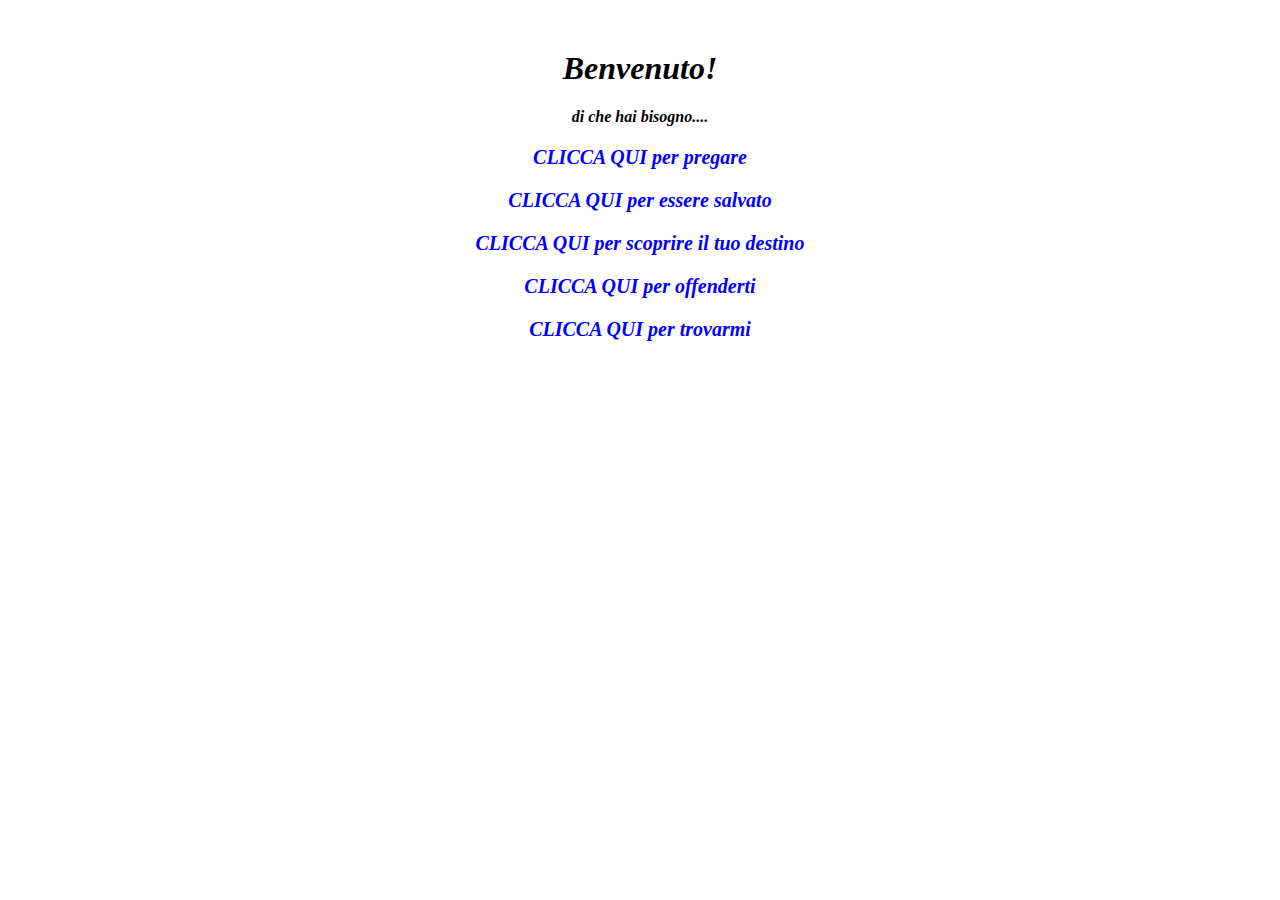
<file: index.html>
<!DOCTYPE html>
<html lang="it">
<link rel="stylesheet" href="stylesn.css">
<head>
    <meta charset="UTF-8">
    <meta name="viewport" content="width=device-width, initial-scale=1.0">
    <title>Pagina Iniziale</title>
    <style>
        body {
            font-family: 'Times New Roman', Times, serif, sans-serif;
            text-align: center;
            margin: 50px;
        }
        a {
            text-decoration: none;
            color: blue;
            font-size: 20px;
            display: block;
            margin: 20px;
            cursor: pointer;
        }
        a:hover {
            color: darkblue;
        }
    </style>
</head>
<body class="body">
    <h1>Benvenuto!</h1>
    <p>di che hai bisogno....</p>
    <a href="preghiera.html">CLICCA QUI per pregare</a>
    <a href="salvare.html">CLICCA QUI per essere salvato</a>
    <a href="destino.html">CLICCA QUI per scoprire il tuo destino</a>
    <a href="offesa.html">CLICCA QUI per offenderti</a>
    <a href="trovarmi.html">CLICCA QUI per trovarmi</a>
</body>
</html>
</file>
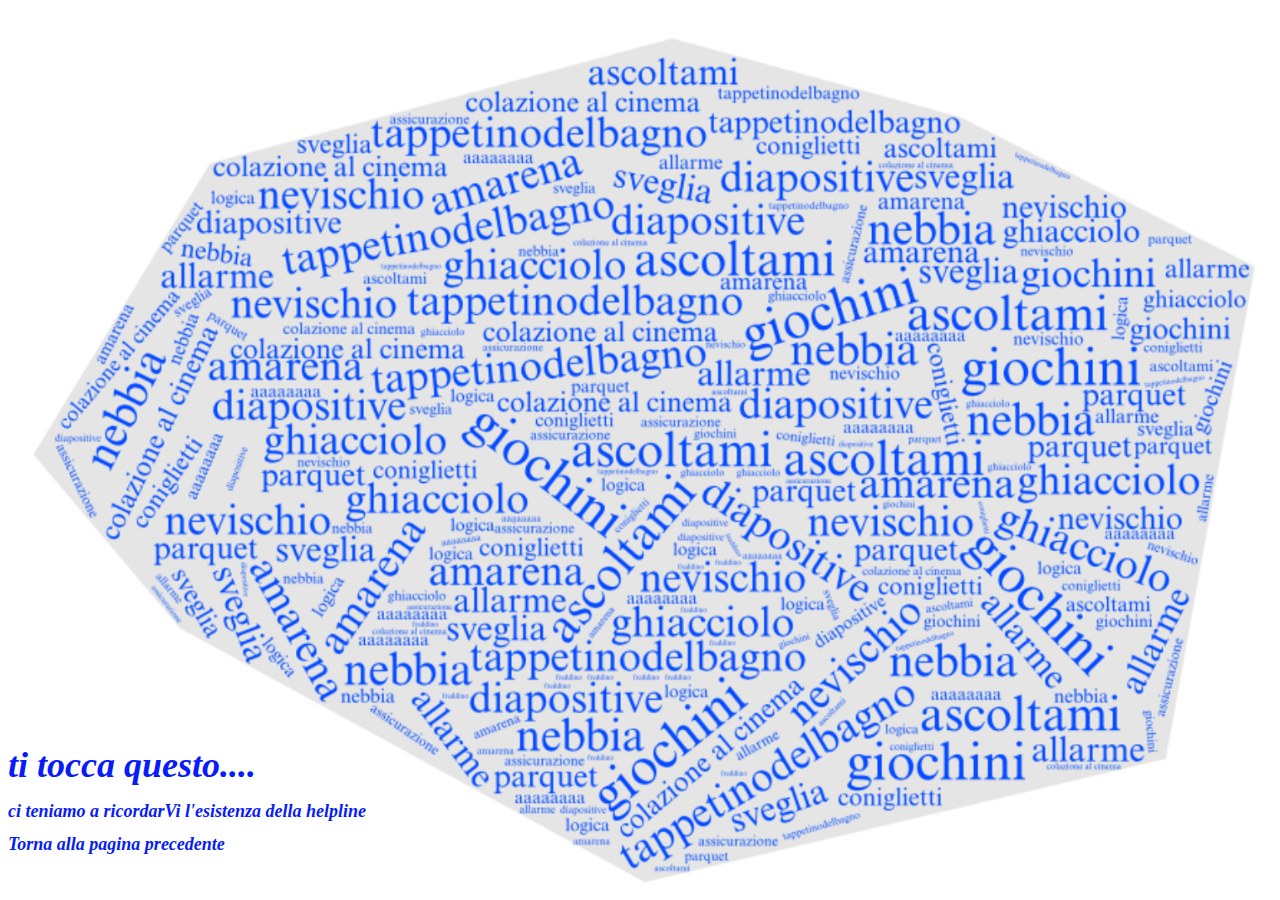
<file: benvenuto.html>
<!DOCTYPE html>
<html lang="it">
<head>
    <meta charset="UTF-8">
    <meta name="viewport" content="width=device-width, initial-scale=1.0">
    <title>Benvenuto</title>
    <link rel="stylesheet" href="stylesn.css">
</head>
<body class="benvenuto">
    <body style="background-image: url('destino.png'); background-size: cover; background-repeat: no-repeat;"></body>
    <h1 id="welcomeMessage">ti tocca questo....</h1>
<h2> ci teniamo a ricordarVi l'esistenza della helpline</h2>
    <a href="destino.html">Torna alla pagina precedente</a>

    <script>
        // Ottieni il nome dall'URL e personalizza il messaggio
        const urlParams = new URLSearchParams(window.location.search);
        const nome = urlParams.get('nome');
        if (nome) {
            document.getElementById('welcomeMessage').textContent = `Benvenuto, ${nome}!`;
        }
    </script>
</body>
</html>
</file>
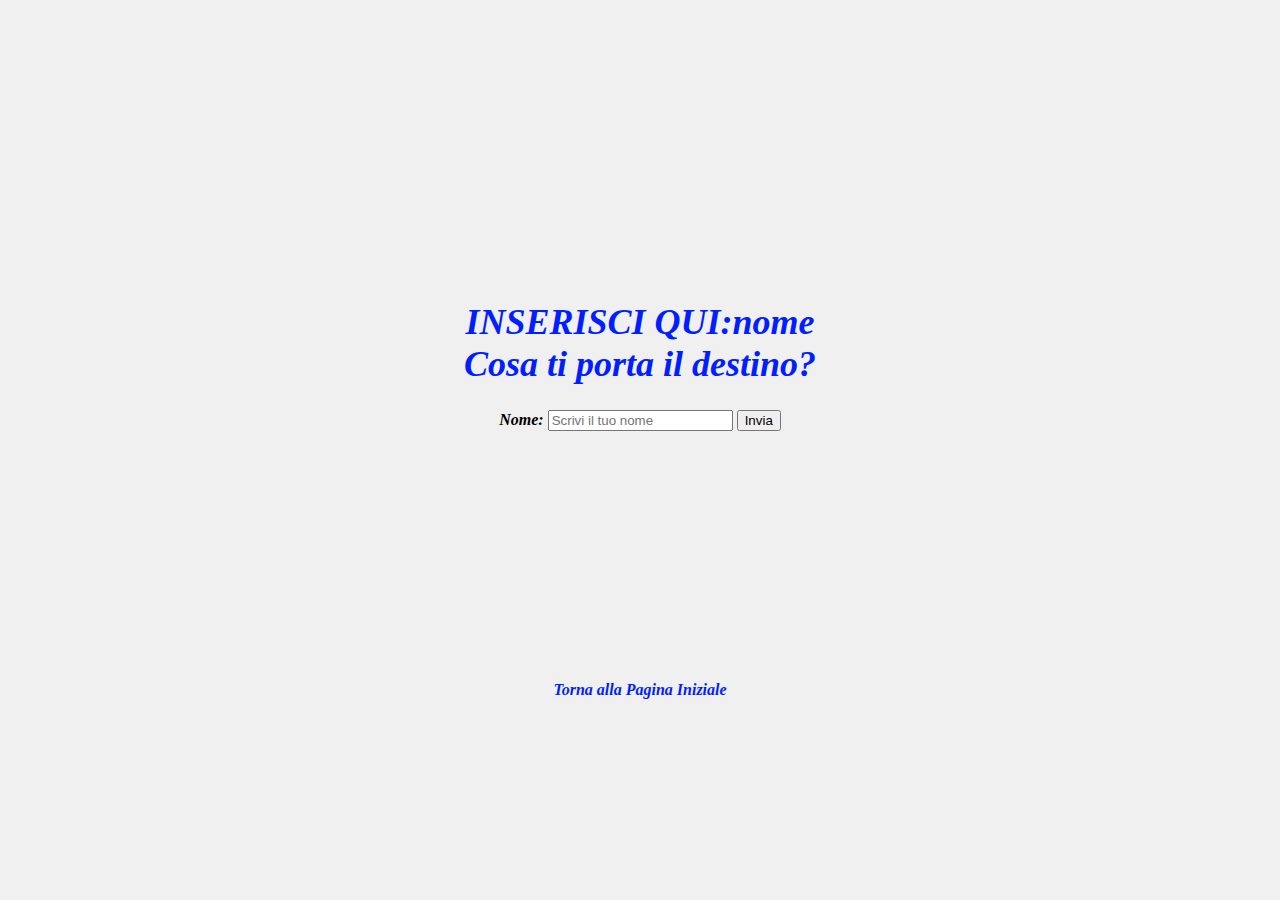
<file: destino.html>
<!DOCTYPE html>
<html lang="it">
<head>
    <meta charset="UTF-8">
    <meta name="viewport" content="width=device-width, initial-scale=1.0">
    <title>Inserisci il tuo nome</title>
    <link rel="stylesheet" href="stylesn.css">
</head>
<body class="destino">
    <h1>INSERISCI QUI:nome <br> Cosa ti porta il destino?</h1>
    <form id="nameForm">
        <label for="nome">Nome:</label>
        <input type="text" id="nome" name="nome" placeholder="Scrivi il tuo nome" required>
        <button type="submit">Invia</button>
    </form>
    <h1> <br><br><br></h1>
    <a href="index.html">Torna alla Pagina Iniziale</a>

    <script>
        document.getElementById('nameForm').addEventListener('submit', function(event) {
            event.preventDefault(); // Previene il refresh della pagina
            const nome = document.getElementById('nome').value.trim();
            if (nome) {
                // Redireziona alla nuova pagina con il nome come parametro nell'URL
                window.location.href = `benvenuto.html`;
            } else {
                alert("Per favore, inserisci un nome.");
            }
        });
    </script>
</body>
</html>
</file>
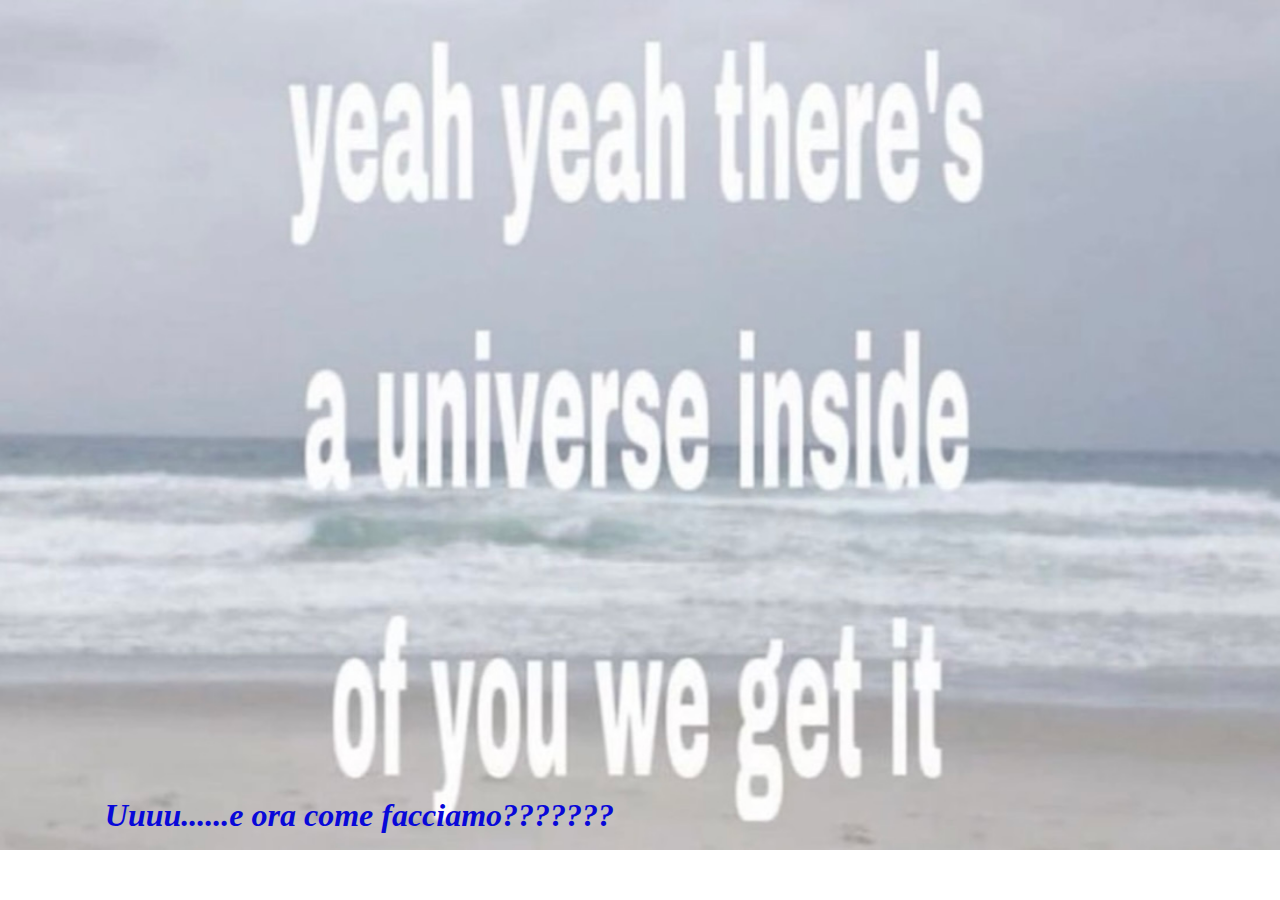
<file: offesa.html>
<!DOCTYPE html>
<html lang="it">
<link rel="stylesheet" href="stylesn.css">
<body class="offesa">
    <body style="background-image: url('offesa.jpeg'); background-size: cover; background-repeat: no-repeat;"></body>
<h1>Uuuu......e ora come facciamo???????</h1>
</file>
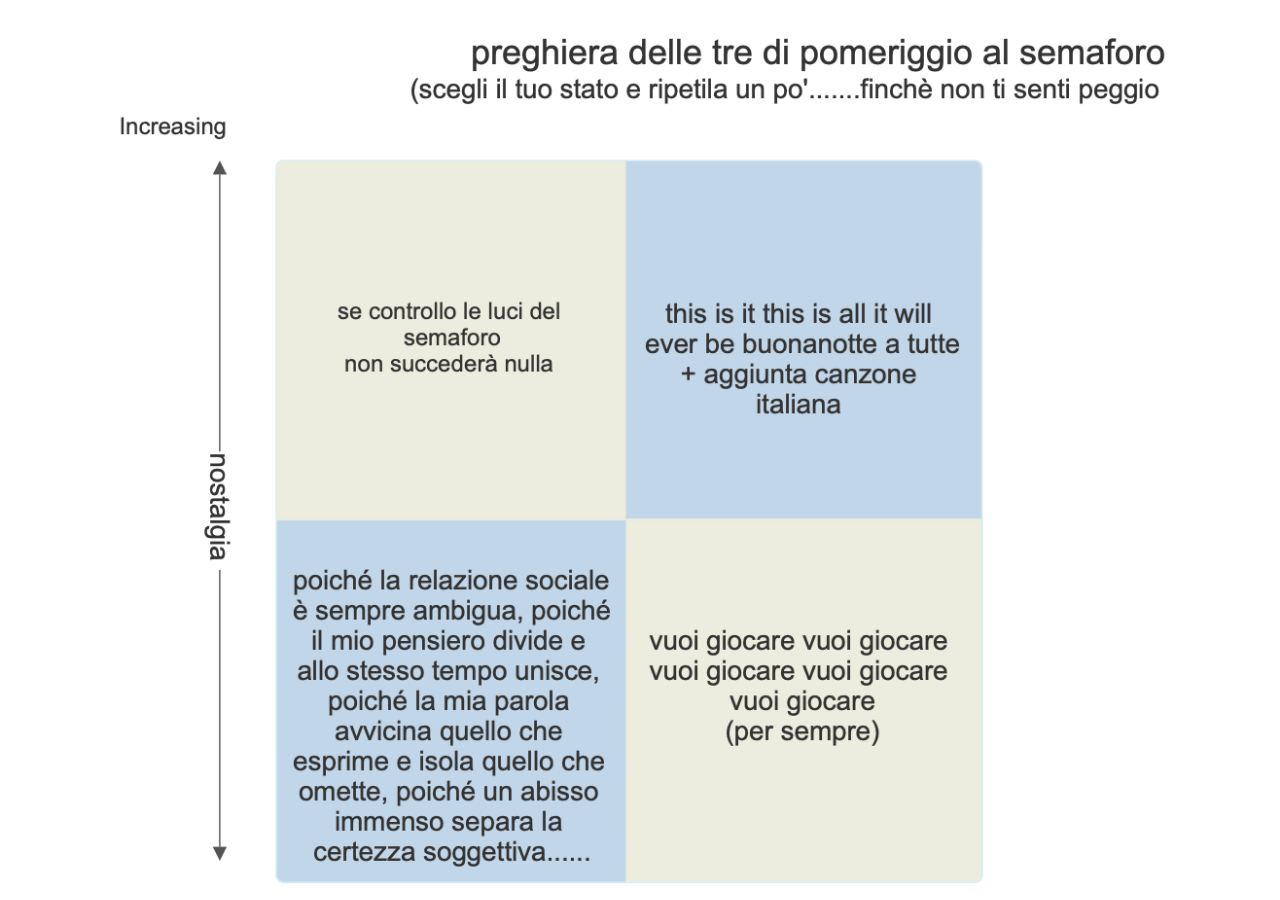
<file: preghiera.html>
<!DOCTYPE html>
<html lang="it">
<head>
    <meta charset="UTF-8">
    <meta name="viewport" content="width=device-width, initial-scale=1.0">
    <title>Pagina con Sfondo</title>
    <link rel="stylesheet" href="stylesn.css">
</head>
<body style="background-image: url('preghiera.png'); background-size: cover; background-repeat: no-repeat;"></body>
</body>
</html>
</file>
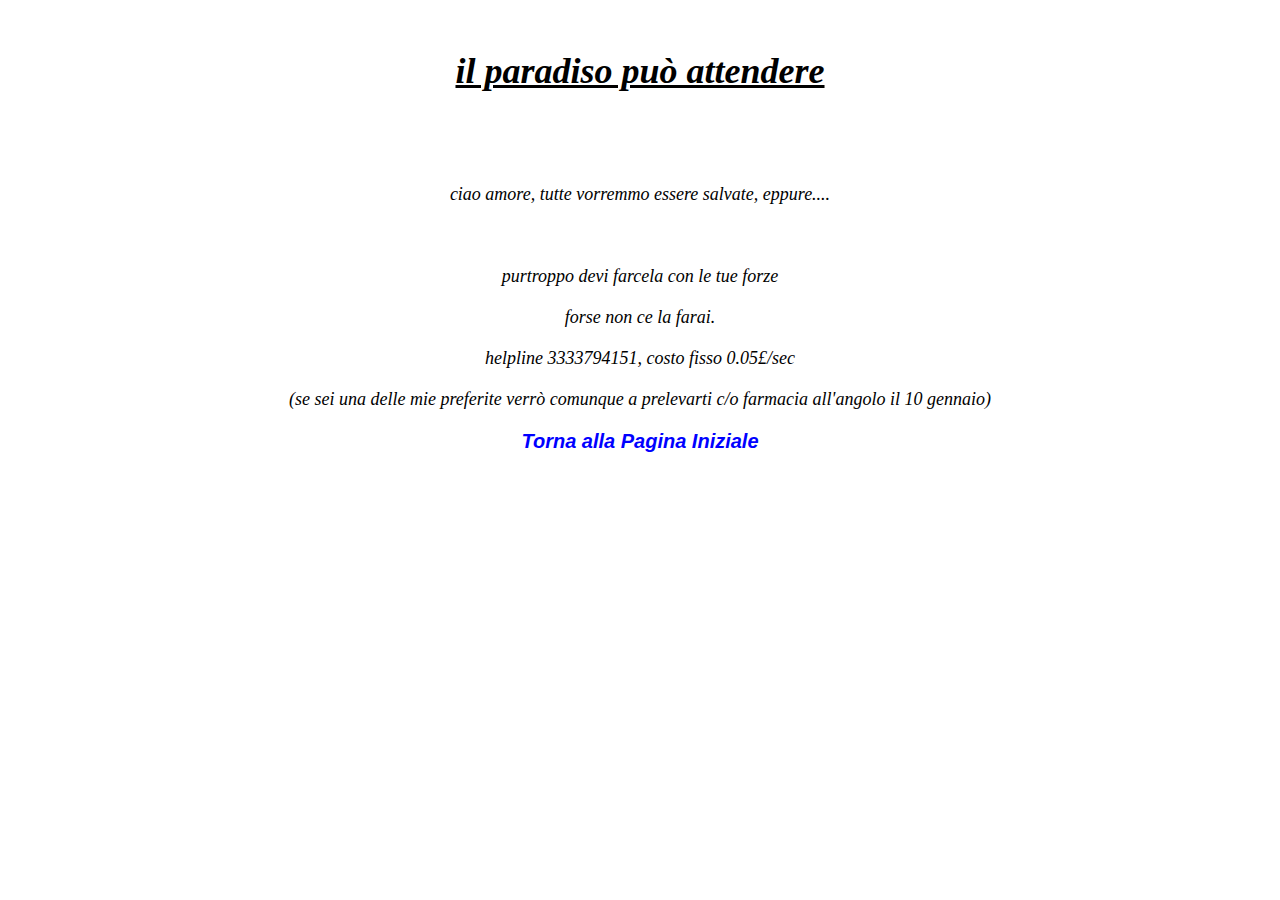
<file: salvare.html>
<!DOCTYPE html>
<html lang="it">
<link rel="stylesheet" href="stylesn.css">
<head>
    <meta charset="UTF-8">
    <meta name="viewport" content="width=device-width, initial-scale=1.0">
    <title>Pagina 1</title>
    <style>
        body {
            font-family: Arial, sans-serif;
            text-align: center;
            margin: 50px;
        }
        a {
            text-decoration: none;
            color: blue;
            font-size: 20px;
            display: block;
            margin: 20px;
            cursor: pointer;
        }
        a:hover {
            color: darkblue;
        }
    </style>
</head>
<body class="salvare">
    <h1>il paradiso può attendere</h1>
    <p> <br> <br> ciao amore, tutte vorremmo essere salvate, eppure....</p>
    <p> <br> </p>
    <p> purtroppo devi farcela con le tue forze</p>
    <p>forse non ce la farai.</p>
    <p>helpline 3333794151, costo fisso 0.05£/sec</p>
    <p>(se sei una delle mie preferite verrò comunque a prelevarti c/o farmacia all'angolo il 10 gennaio)</p>
    <a href="index.html">Torna alla Pagina Iniziale</a>
</body>
</html>
</file>
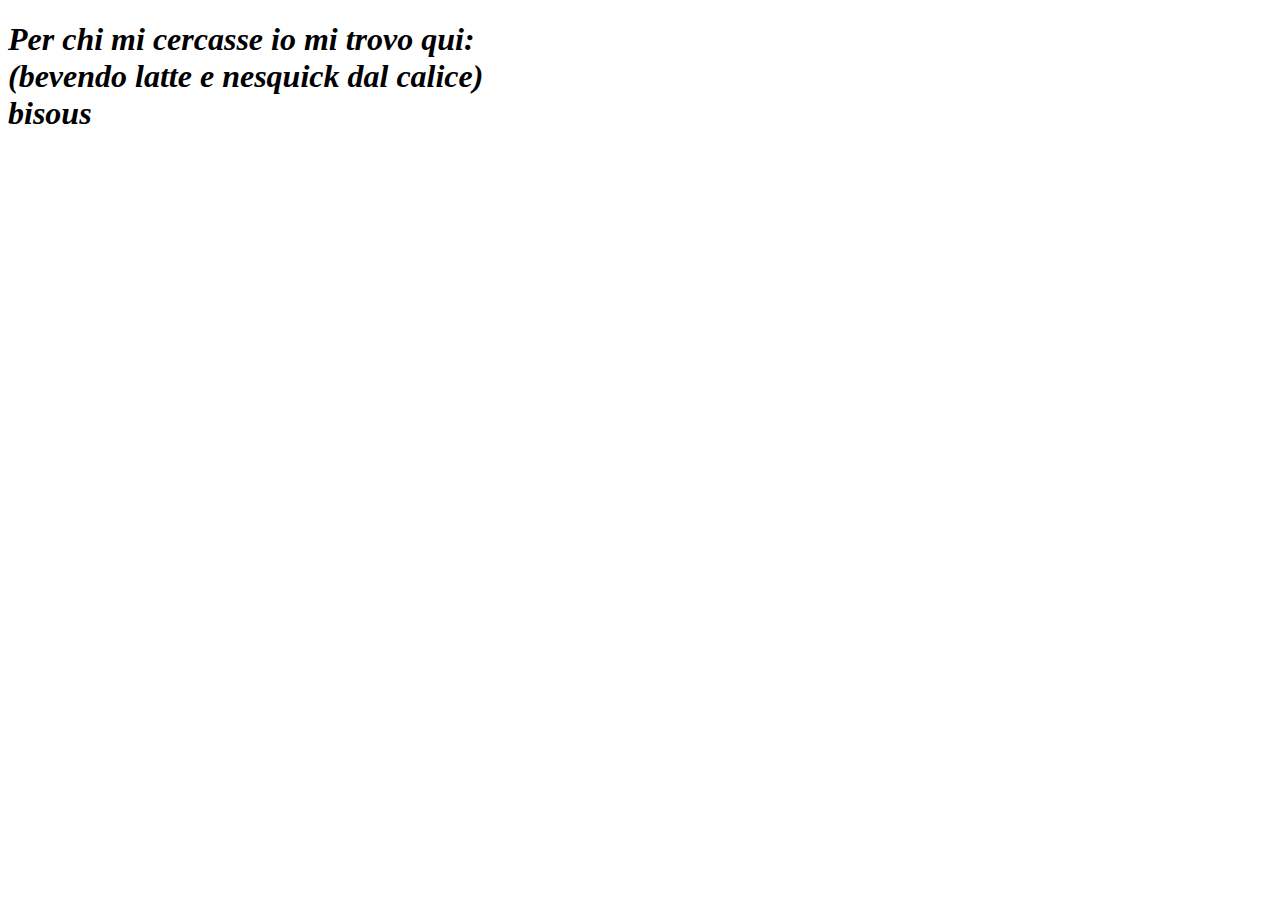
<file: trovarmi.html>
<!DOCTYPE html>
<html lang="it">
<link rel="stylesheet" href="stylesn.css">
    <body class="trovarmi">
        <h1>Per chi mi cercasse io mi trovo qui: <br> (bevendo latte e nesquick dal calice) <br> bisous</h1>
</file>
<file: stylesn.css>
body
{
  
    font-family: 'Times New Roman', Times, serif, sans-serif;
    font-weight: 600;
    font-style: italic;
}
body.salvare h1 {
    font-family: 'Times New Roman', Times, serif;
    font-size: 36px; /* Ingrandisce il titolo */
    text-decoration: underline; /* Sottolinea il titolo */
    margin-bottom: 50px; /* Aggiunge uno spazio bianco sotto il titolo */
}

body.salvare p {
    font-family: 'Times New Roman', Times, serif;
    font-weight: 400;
    margin-top: 20px; /* Aggiunge uno spazio tra i paragrafi per leggibilità */
    font-size: 18px; /* Rende il testo più leggibile */
}


/* Stile specifico per la pagina benvenuto */
body.destino {
    margin: 0;
    padding: 0;
    display: flex;
    flex-direction: column; /* Dispone gli elementi in verticale */
    justify-content: center; /* Centra verticalmente */
    align-items: center; /* Centra orizzontalmente */
    height: 100vh; /* Altezza della pagina intera */
    text-align: center;
    background-color: #f0f0f0; /* Sfondo leggero */
}

/* Stile per il titolo */
body.destino h1 {
    font-size: 36px;
    margin-top: 100px; /* Spazio sotto il titolo */
    color:#001eff
}

/* Stile per l'immagine */
body.destino img {
    max-width: 80%;
    height: auto;
    border-radius: 10px;
    margin-bottom: 20px; /* Spazio sotto l'immagine */
}

/* Stile per il link */
body.destino a {
    text-decoration: none;
    font-size: 16px;
    color: #001eff;
}

body.destino a:hover {
    text-decoration: underline;
}
/* Stile per la pagina di benvenuto */



/* Stile per il titolo */
body.benvenuto h1 {
    font-size: 36px;
    color: rgb(8, 28, 250); /* Testo bianco per visibilità sullo sfondo */
 /* Aggiunge ombra al testo */
    position: absolute;
    bottom: 10%
}

/* Stile per il link */
body.benvenuto a {
    text-decoration: none;
    font-size: 18px;
    color: rgb(5, 32, 241);
   

    border-radius: 5px;
    transition: background-color 0.3s ease;
    position: absolute;
    bottom: 5%
}
body.benvenuto h2 {
    font-size: 18px;
    color: rgb(8, 28, 250); /* Testo bianco per visibilità sullo sfondo */
 /* Aggiunge ombra al testo */
    position: absolute;
    bottom: 7%
}


body.offesa h1 {
    font-family: 'Times New Roman', Times, serif;
    color: rgb(8, 8, 217);
    position:absolute;
    bottom: 5%;
    left: 5cap;

}
body.trovami {
    font-family: 'Times New Roman', Times, serif;
    color:blue;
    left: 50%;
}
</file>
